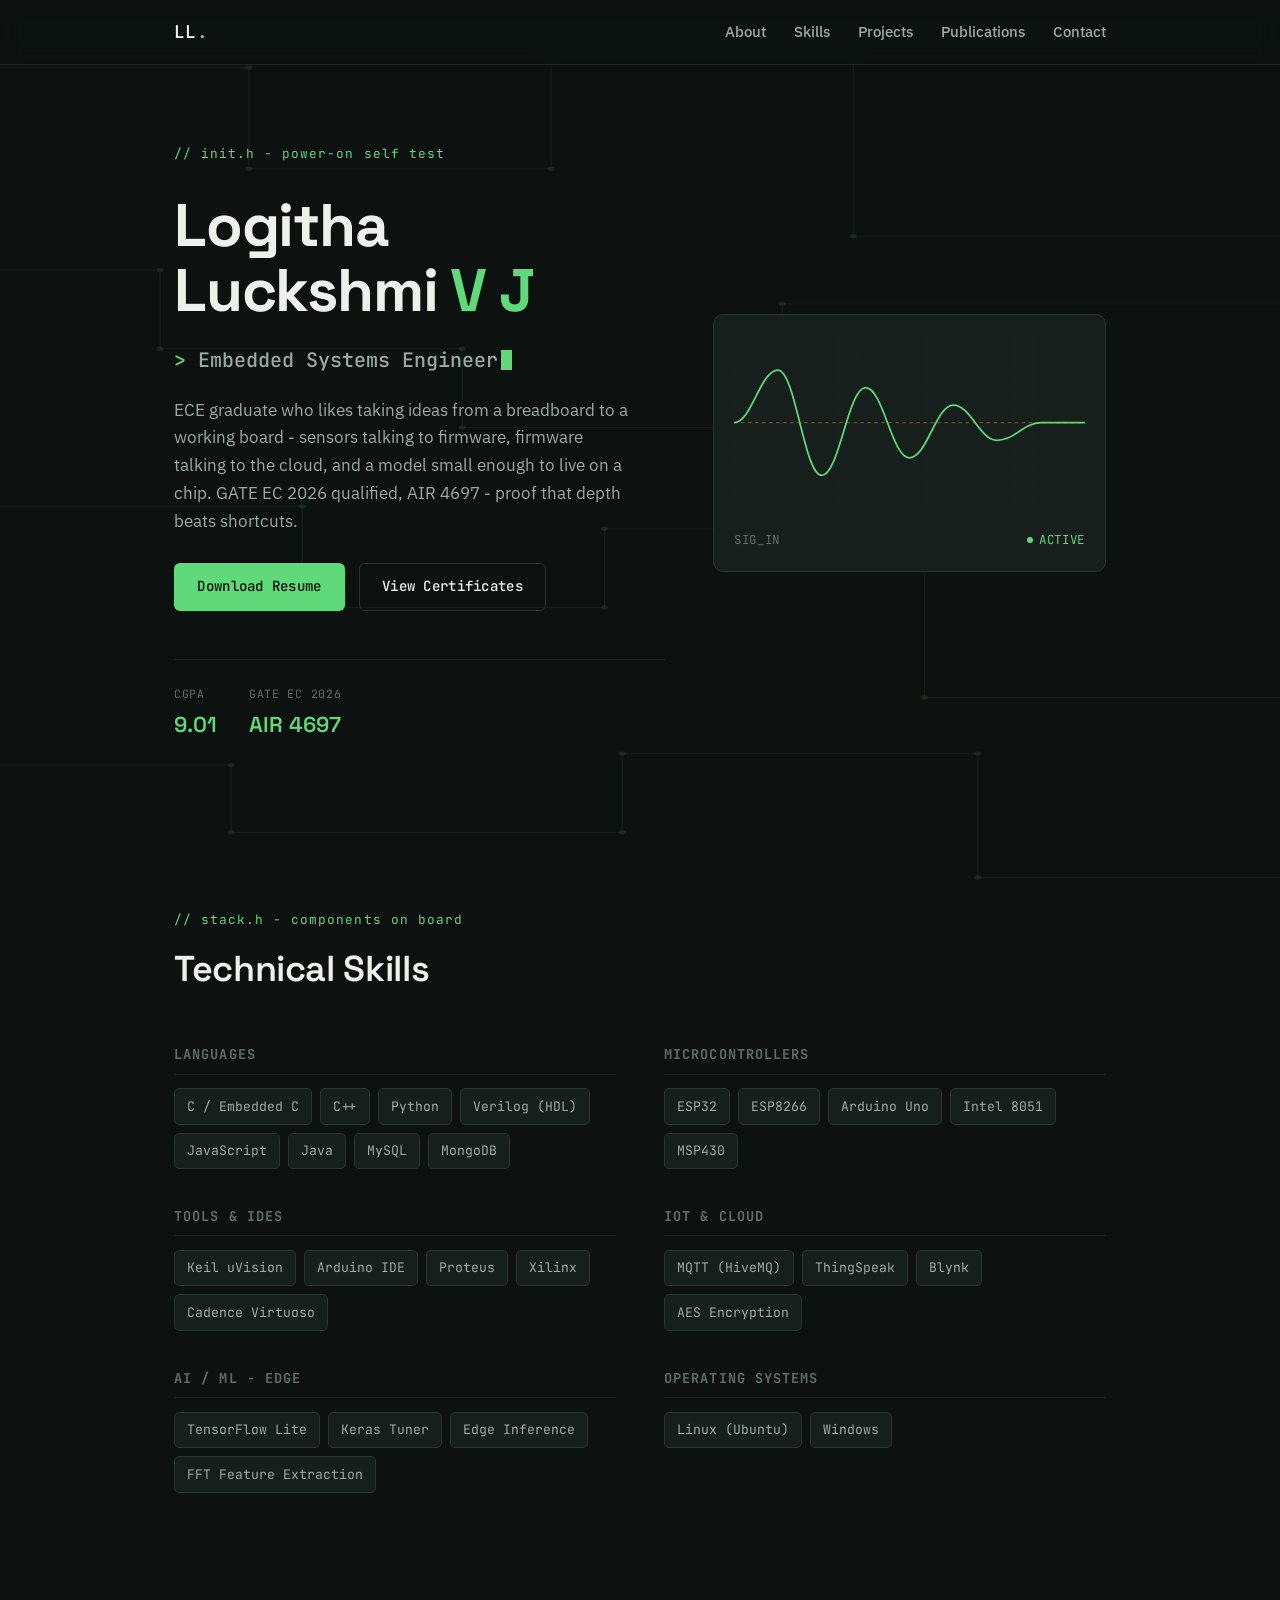
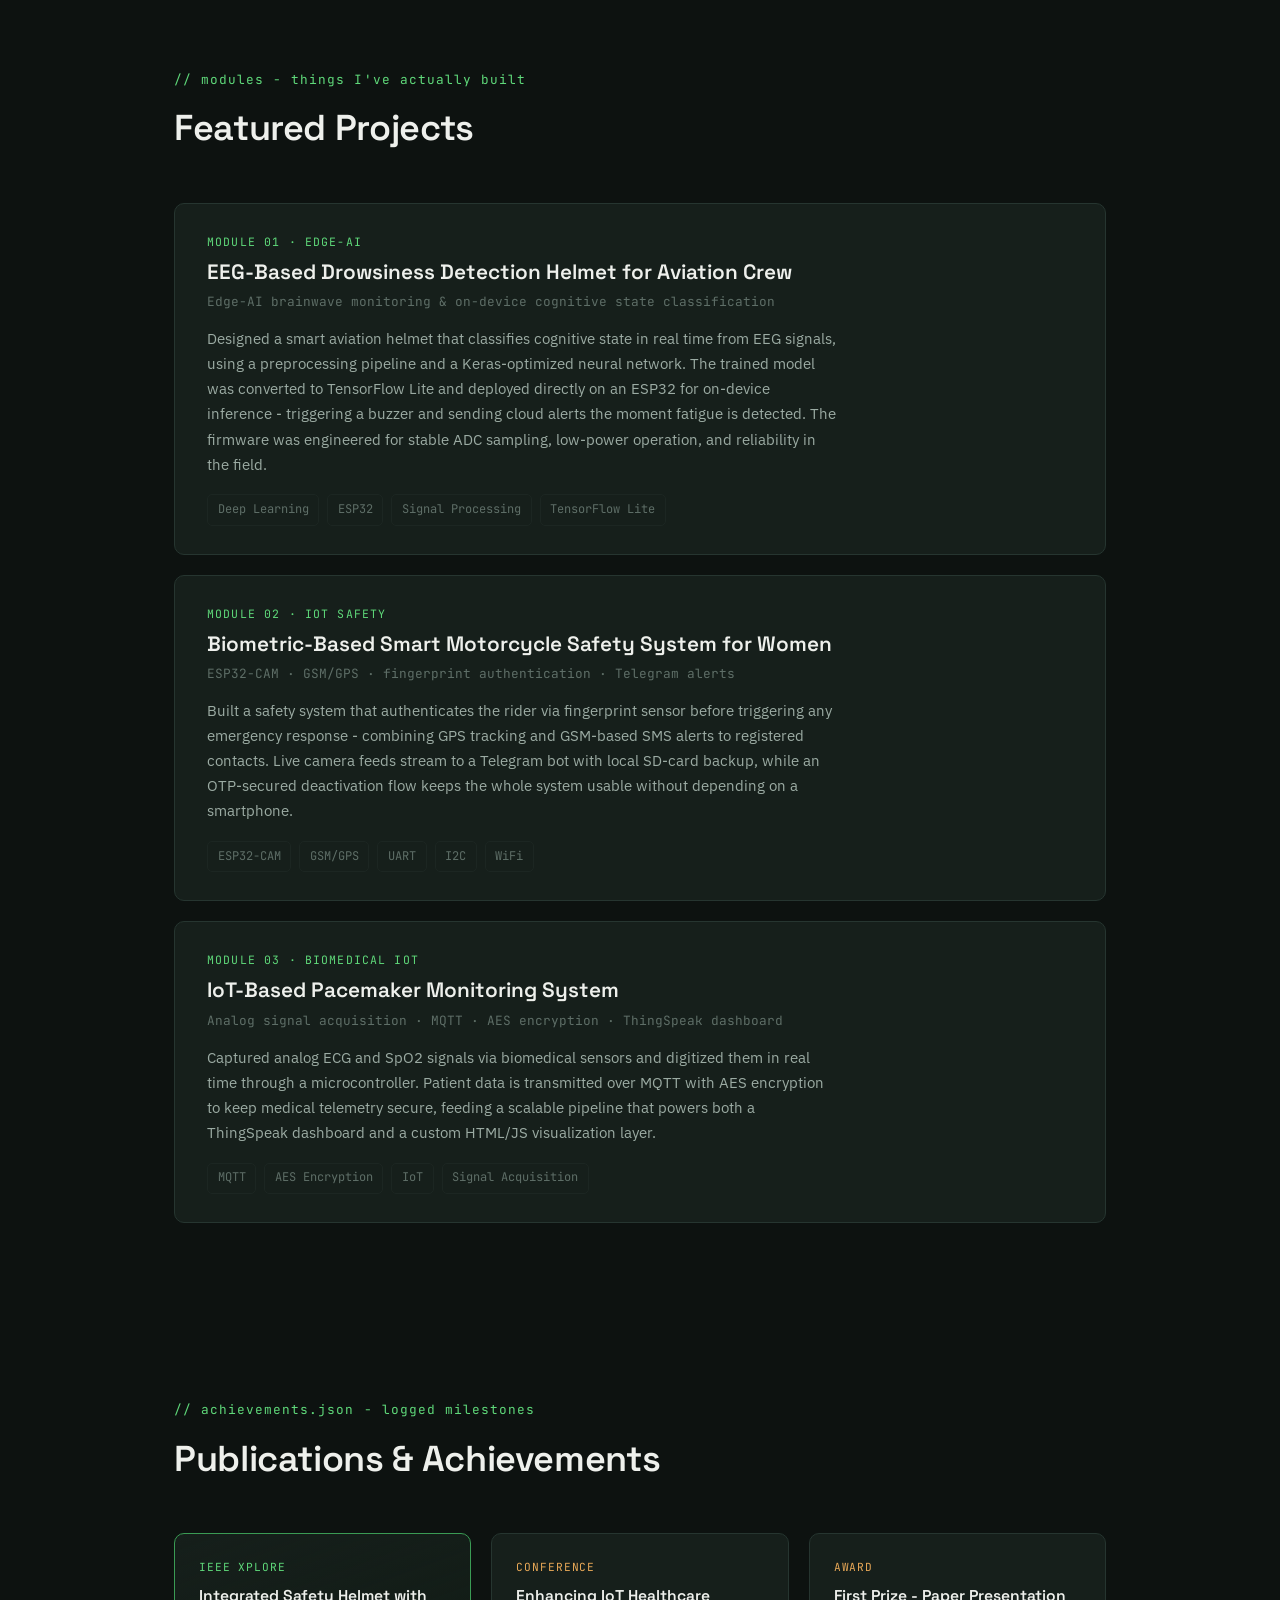
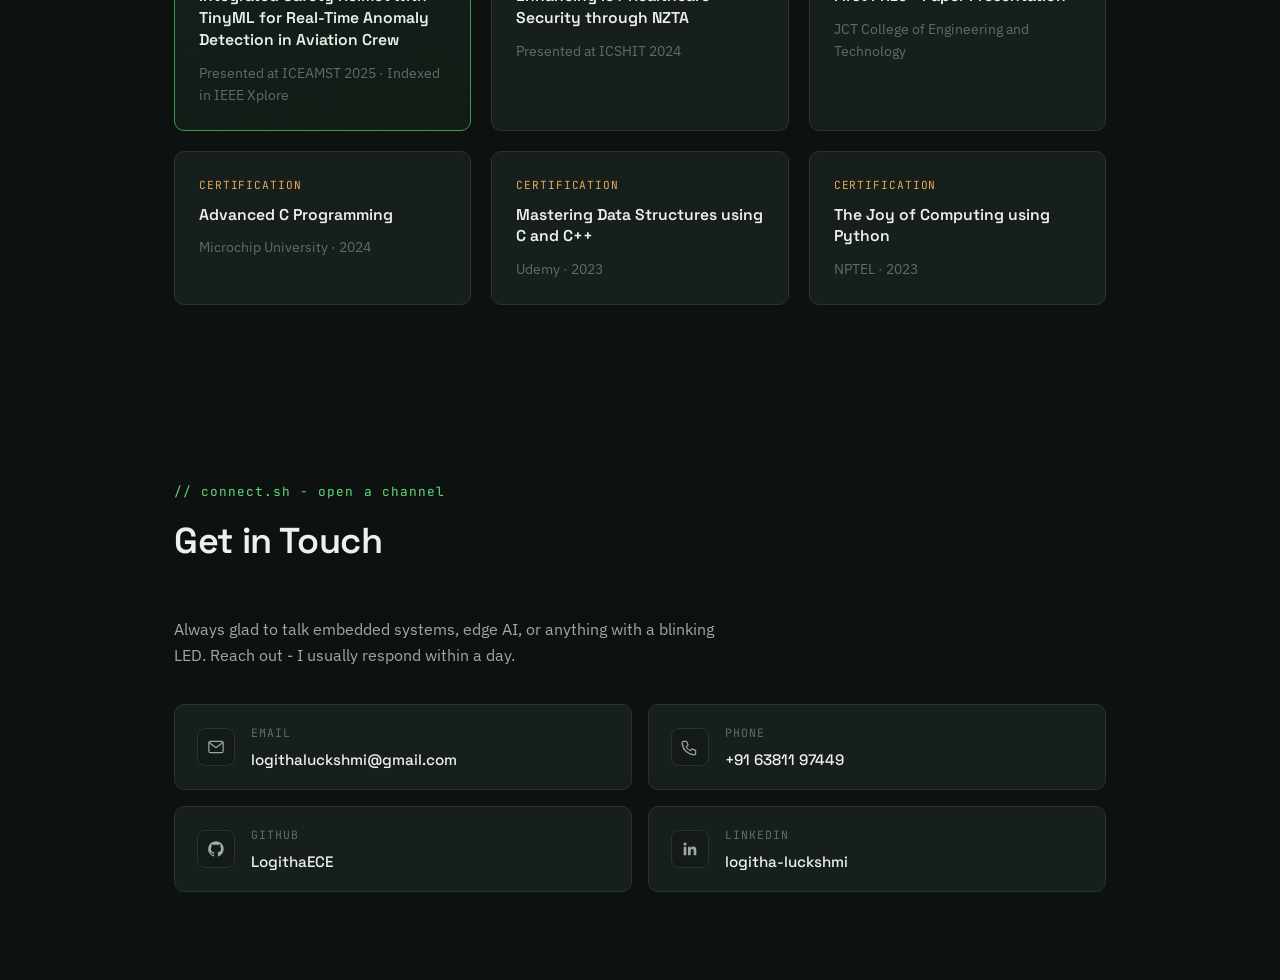
<file: index.html>
<!DOCTYPE html>
<html lang="en">
<head>
  <meta charset="UTF-8">
  <title>Logitha Luckshmi V J - Embedded Systems Engineer</title>
  <meta name="viewport" content="width=device-width, initial-scale=1.0">
  <meta name="description" content="Portfolio of Logitha Luckshmi V J - Embedded Systems Engineer specializing in Edge-AI, IoT, and real-time hardware-software systems.">
  <link rel="preconnect" href="https://fonts.googleapis.com">
  <link rel="preconnect" href="https://fonts.gstatic.com" crossorigin>
  <link href="https://fonts.googleapis.com/css2?family=Space+Grotesk:wght@400;500;600;700&family=IBM+Plex+Sans:wght@300;400;500;600&family=JetBrains+Mono:wght@400;500;600&display=swap" rel="stylesheet">
  <link rel="stylesheet" href="portfolio.css">
</head>
<body>

  <!-- Background trace layer -->
  <div class="board-bg" aria-hidden="true">
    <svg class="trace-svg" viewBox="0 0 1440 1600" preserveAspectRatio="none">
      <g class="traces">
        <path d="M0,120 H280 V300 H620 V80 H960 V420 H1440" />
        <path d="M0,480 H180 V620 H520 V760 H880 V540 H1440" />
        <path d="M0,900 H340 V1080 H680 V940 H1040 V1240 H1440" />
        <path d="M0,1360 H260 V1480 H700 V1340 H1100 V1560 H1440" />
      </g>
      <g class="nodes">
        <circle cx="280" cy="120" r="4"/><circle cx="280" cy="300" r="4"/><circle cx="620" cy="300" r="4"/>
        <circle cx="620" cy="80" r="4"/><circle cx="960" cy="80" r="4"/><circle cx="960" cy="420" r="4"/>
        <circle cx="180" cy="480" r="4"/><circle cx="180" cy="620" r="4"/><circle cx="520" cy="620" r="4"/>
        <circle cx="520" cy="760" r="4"/><circle cx="880" cy="760" r="4"/><circle cx="880" cy="540" r="4"/>
        <circle cx="340" cy="900" r="4"/><circle cx="340" cy="1080" r="4"/><circle cx="680" cy="1080" r="4"/>
        <circle cx="680" cy="940" r="4"/><circle cx="1040" cy="940" r="4"/><circle cx="1040" cy="1240" r="4"/>
        <circle cx="260" cy="1360" r="4"/><circle cx="260" cy="1480" r="4"/><circle cx="700" cy="1480" r="4"/>
        <circle cx="700" cy="1340" r="4"/><circle cx="1100" cy="1340" r="4"/><circle cx="1100" cy="1560" r="4"/>
      </g>
    </svg>
  </div>

  <!-- Nav -->
  <header id="header">
    <div class="nav-wrap">
      <a href="#about" class="logo">LL<span class="dot">.</span></a>
      <button class="nav-toggle" id="navToggle" aria-label="Toggle navigation" aria-expanded="false">
        <span></span><span></span><span></span>
      </button>
      <nav id="primaryNav">
        <a href="#about">About</a>
        <a href="#skills">Skills</a>
        <a href="#projects">Projects</a>
        <a href="#publications">Publications</a>
        <a href="#contact">Contact</a>
      </nav>
    </div>
  </header>

  <main>

    <!-- HERO -->
    <section id="about" class="hero">
      <div class="hero-inner">
        <p class="eyebrow"><span class="reg-bit">// init.h - power-on self test</span></p>
        <h1>Logitha Luckshmi <span class="vj">V J</span></h1>
        <h2 class="role-line">
          <span class="role-word" id="roleWord">Embedded Systems Engineer</span>
        </h2>
        <p class="lede">
          ECE graduate who likes taking
          ideas from a breadboard to a working board - sensors talking to firmware,
          firmware talking to the cloud, and a model small enough to live on a chip.
          GATE EC 2026 qualified, AIR 4697 - proof that depth beats shortcuts.
        </p>
        <div class="hero-actions">
          <a class="btn-primary" href="https://drive.google.com/file/d/1WEN4raHlyAhDotq5Y-H3Ekpriixp1G5A/view?usp=sharing" target="_blank" rel="noopener">Download Resume</a>
          <a class="btn-secondary" href="https://drive.google.com/drive/folders/1hhcQPAHMZevXrsy7ZjR6Ka00tFqqPFLP" target="_blank" rel="noopener">View Certificates</a>
        </div>
        <div class="hero-meter">
          <div class="meter-item">
            <span class="meter-label">CGPA</span>
            <span class="meter-value">9.01</span>
          </div>
          <div class="meter-item">
            <span class="meter-label">GATE EC 2026</span>
            <span class="meter-value">AIR 4697</span>
          </div>
          
        </div>
      </div>
      <div class="hero-scope" aria-hidden="true">
        <svg viewBox="0 0 400 200" class="scope-svg">
          <defs>
            <pattern id="grid" width="20" height="20" patternUnits="userSpaceOnUse">
              <path d="M 20 0 L 0 0 0 20" fill="none" stroke="currentColor" stroke-width="0.5" opacity="0.15"/>
            </pattern>
          </defs>
          <rect width="400" height="200" fill="url(#grid)" />
          <path class="scope-wave" d="M0,100 C20,100 30,40 50,40 C70,40 80,160 100,160 C120,160 130,60 150,60 C170,60 180,140 200,140 C220,140 230,80 250,80 C270,80 280,120 300,120 C320,120 330,100 350,100 C365,100 375,100 400,100" />
          <line class="scope-cursor" x1="0" y1="100" x2="400" y2="100" />
        </svg>
        <div class="scope-readout">
          <span>SIG_IN</span>
          <span class="readout-value">ACTIVE</span>
        </div>
      </div>
    </section>

    <!-- SKILLS -->
    <section id="skills" class="skills">
      <div class="section-head">
        <p class="eyebrow">// stack.h - components on board</p>
        <h2>Technical Skills</h2>
      </div>

      <div class="skills-grid">
        <div class="skill-block">
          <h3>Languages</h3>
          <div class="pin-row">
            <span class="pin">C / Embedded C</span>
            <span class="pin">C++</span>
            <span class="pin">Python</span>
            <span class="pin">Verilog (HDL)</span>
            <span class="pin">JavaScript</span>
            <span class="pin">Java</span>
            <span class="pin">MySQL</span>
            <span class="pin">MongoDB</span>
          </div>
        </div>

        <div class="skill-block">
          <h3>Microcontrollers</h3>
          <div class="pin-row">
            <span class="pin">ESP32</span>
            <span class="pin">ESP8266</span>
            <span class="pin">Arduino Uno</span>
            <span class="pin">Intel 8051</span>
            <span class="pin">MSP430</span>
          </div>
        </div>

        <div class="skill-block">
          <h3>Tools &amp; IDEs</h3>
          <div class="pin-row">
            <span class="pin">Keil uVision</span>
            <span class="pin">Arduino IDE</span>
            <span class="pin">Proteus</span>
            <span class="pin">Xilinx</span>
            <span class="pin">Cadence Virtuoso</span>
          </div>
        </div>

        <div class="skill-block">
          <h3>IoT &amp; Cloud</h3>
          <div class="pin-row">
            <span class="pin">MQTT (HiveMQ)</span>
            <span class="pin">ThingSpeak</span>
            <span class="pin">Blynk</span>
            <span class="pin">AES Encryption</span>
          </div>
        </div>

        <div class="skill-block">
          <h3>AI / ML - Edge</h3>
          <div class="pin-row">
            <span class="pin">TensorFlow Lite</span>
            <span class="pin">Keras Tuner</span>
            <span class="pin">Edge Inference</span>
            <span class="pin">FFT Feature Extraction</span>
          </div>
        </div>

        <div class="skill-block">
          <h3>Operating Systems</h3>
          <div class="pin-row">
            <span class="pin">Linux (Ubuntu)</span>
            <span class="pin">Windows</span>
          </div>
        </div>
      </div>
    </section>

    <!-- PROJECTS -->
    <section id="projects" class="projects">
      <div class="section-head">
        <p class="eyebrow">// modules - things I've actually built</p>
        <h2>Featured Projects</h2>
      </div>

      <div class="project-list">

        <article class="project-card">
          <div class="project-card-head">
            <span class="module-tag">MODULE 01 · EDGE-AI</span>
            <h3>EEG-Based Drowsiness Detection Helmet for Aviation Crew</h3>
            <p class="project-sub">Edge-AI brainwave monitoring &amp; on-device cognitive state classification</p>
          </div>
          <p class="project-desc">
            Designed a smart aviation helmet that classifies cognitive state in real time from EEG signals,
            using a preprocessing pipeline and a Keras-optimized neural network. The trained model was
            converted to TensorFlow Lite and deployed directly on an ESP32 for on-device inference -
            triggering a buzzer and sending cloud alerts the moment fatigue is detected. The firmware was
            engineered for stable ADC sampling, low-power operation, and reliability in the field.
          </p>
          <div class="pin-row tech-row">
            <span class="pin pin-data">Deep Learning</span>
            <span class="pin pin-data">ESP32</span>
            <span class="pin pin-data">Signal Processing</span>
            <span class="pin pin-data">TensorFlow Lite</span>
          </div>
        </article>

        <article class="project-card">
          <div class="project-card-head">
            <span class="module-tag">MODULE 02 · IOT SAFETY</span>
            <h3>Biometric-Based Smart Motorcycle Safety System for Women</h3>
            <p class="project-sub">ESP32-CAM · GSM/GPS · fingerprint authentication · Telegram alerts</p>
          </div>
          <p class="project-desc">
            Built a safety system that authenticates the rider via fingerprint sensor before triggering any
            emergency response - combining GPS tracking and GSM-based SMS alerts to registered contacts.
            Live camera feeds stream to a Telegram bot with local SD-card backup, while an OTP-secured
            deactivation flow keeps the whole system usable without depending on a smartphone.
          </p>
          <div class="pin-row tech-row">
            <span class="pin pin-data">ESP32-CAM</span>
            <span class="pin pin-data">GSM/GPS</span>
            <span class="pin pin-data">UART</span>
            <span class="pin pin-data">I2C</span>
            <span class="pin pin-data">WiFi</span>
          </div>
        </article>

        <article class="project-card">
          <div class="project-card-head">
            <span class="module-tag">MODULE 03 · BIOMEDICAL IOT</span>
            <h3>IoT-Based Pacemaker Monitoring System</h3>
            <p class="project-sub">Analog signal acquisition · MQTT · AES encryption · ThingSpeak dashboard</p>
          </div>
          <p class="project-desc">
            Captured analog ECG and SpO2 signals via biomedical sensors and digitized them in real time
            through a microcontroller. Patient data is transmitted over MQTT with AES encryption to keep
            medical telemetry secure, feeding a scalable pipeline that powers both a ThingSpeak dashboard
            and a custom HTML/JS visualization layer.
          </p>
          <div class="pin-row tech-row">
            <span class="pin pin-data">MQTT</span>
            <span class="pin pin-data">AES Encryption</span>
            <span class="pin pin-data">IoT</span>
            <span class="pin pin-data">Signal Acquisition</span>
          </div>
        </article>

      </div>
    </section>

    <!-- PUBLICATIONS / ACHIEVEMENTS -->
    <section id="publications" class="publications">
      <div class="section-head">
        <p class="eyebrow">// achievements.json - logged milestones</p>
        <h2>Publications &amp; Achievements</h2>
      </div>

      <div class="pub-grid">
        <div class="pub-card pub-card-featured">
          <span class="pub-tag">IEEE Xplore</span>
          <h3>Integrated Safety Helmet with TinyML for Real-Time Anomaly Detection in Aviation Crew</h3>
          <p>Presented at ICEAMST 2025 · Indexed in IEEE Xplore</p>
        </div>
        <div class="pub-card">
          <span class="pub-tag">Conference</span>
          <h3>Enhancing IoT Healthcare Security through NZTA</h3>
          <p>Presented at ICSHIT 2024</p>
        </div>
        <div class="pub-card">
          <span class="pub-tag">Award</span>
          <h3>First Prize - Paper Presentation</h3>
          <p>JCT College of Engineering and Technology</p>
        </div>
        <div class="pub-card">
          <span class="pub-tag">Certification</span>
          <h3>Advanced C Programming</h3>
          <p>Microchip University · 2024</p>
        </div>
        <div class="pub-card">
          <span class="pub-tag">Certification</span>
          <h3>Mastering Data Structures using C and C++</h3>
          <p>Udemy · 2023</p>
        </div>
        <div class="pub-card">
          <span class="pub-tag">Certification</span>
          <h3>The Joy of Computing using Python</h3>
          <p>NPTEL · 2023</p>
        </div>
      </div>
    </section>

    <!-- CONTACT -->
    <section id="contact" class="contact">
      <div class="section-head">
        <p class="eyebrow">// connect.sh - open a channel</p>
        <h2>Get in Touch</h2>
      </div>
      <p class="contact-lede">
        Always glad to talk embedded systems, edge AI, or anything with a blinking LED.
        Reach out - I usually respond within a day.
      </p>
      <div class="contact-grid">
        <a class="contact-link" href="mailto:logithaluckshmi@gmail.com">
          <span class="contact-icon" aria-hidden="true">
            <svg viewBox="0 0 24 24" fill="none" stroke="currentColor" stroke-width="1.6" stroke-linecap="round" stroke-linejoin="round"><rect x="2.5" y="4.5" width="19" height="15" rx="2"/><path d="M3 6l9 7 9-7"/></svg>
          </span>
          <span class="contact-text">
            <span class="contact-label">Email</span>
            <span class="contact-value">logithaluckshmi@gmail.com</span>
          </span>
        </a>
        <a class="contact-link" href="tel:+916381197449">
          <span class="contact-icon" aria-hidden="true">
            <svg viewBox="0 0 24 24" fill="none" stroke="currentColor" stroke-width="1.6" stroke-linecap="round" stroke-linejoin="round"><path d="M3.5 4.5h4l2 5-2.5 2a11 11 0 0 0 5.5 5.5l2-2.5 5 2v4a2 2 0 0 1-2 2A17 17 0 0 1 1.5 6.5a2 2 0 0 1 2-2z"/></svg>
          </span>
          <span class="contact-text">
            <span class="contact-label">Phone</span>
            <span class="contact-value">+91 63811 97449</span>
          </span>
        </a>
        <a class="contact-link" href="https://github.com/LogithaECE" target="_blank" rel="noopener">
          <span class="contact-icon" aria-hidden="true">
            <svg viewBox="0 0 24 24" fill="currentColor"><path d="M12 1.5a10.5 10.5 0 0 0-3.32 20.46c.53.1.72-.23.72-.51v-1.98c-2.93.64-3.55-1.25-3.55-1.25-.48-1.22-1.17-1.55-1.17-1.55-.96-.65.07-.64.07-.64 1.06.07 1.62 1.09 1.62 1.09.94 1.61 2.47 1.15 3.07.87.1-.68.36-1.15.66-1.41-2.34-.27-4.8-1.17-4.8-5.2 0-1.15.41-2.09 1.08-2.82-.11-.27-.47-1.34.1-2.8 0 0 .88-.28 2.88 1.07a10 10 0 0 1 5.24 0c2-1.35 2.88-1.07 2.88-1.07.57 1.46.21 2.53.1 2.8.67.73 1.08 1.67 1.08 2.82 0 4.04-2.47 4.92-4.82 5.18.38.33.71.97.71 1.96v2.9c0 .28.19.62.73.51A10.5 10.5 0 0 0 12 1.5z"/></svg>
          </span>
          <span class="contact-text">
            <span class="contact-label">GitHub</span>
            <span class="contact-value">LogithaECE</span>
          </span>
        </a>
        <a class="contact-link" href="https://www.linkedin.com/in/logitha-luckshmi-5a387b257/" target="_blank" rel="noopener">
          <span class="contact-icon" aria-hidden="true">
            <svg viewBox="0 0 24 24" fill="currentColor"><path d="M20.45 20.45h-3.56v-5.57c0-1.33-.02-3.04-1.85-3.04-1.85 0-2.13 1.45-2.13 2.94v5.67H9.35V9h3.41v1.56h.05c.48-.9 1.64-1.85 3.38-1.85 3.6 0 4.27 2.37 4.27 5.45v6.29zM5.34 7.43a2.06 2.06 0 1 1 0-4.12 2.06 2.06 0 0 1 0 4.12zM7.12 20.45H3.56V9h3.56v11.45z"/></svg>
          </span>
          <span class="contact-text">
            <span class="contact-label">LinkedIn</span>
            <span class="contact-value">logitha-luckshmi</span>
          </span>
        </a>
      </div>
    </section>

  </main>

 
  <script src="portfolio.js"></script>
</body>
</html>
</file>
<file: portfolio.css>
/* ============================================
   Tokens
   ============================================ */
:root {
  --bg: #0d1210;
  --bg-raised: #131a17;
  --bg-card: #161f1b;
  --border: #263530;
  --border-soft: #1c2622;
  --text: #eef0ec;
  --text-dim: #9babA3;
  --text-faint: #5e6e67;
  --accent: #5fd97a;
  --accent-dim: #3a9b54;
  --amber: #e8a857;

  --font-display: "Space Grotesk", "IBM Plex Sans", sans-serif;
  --font-body: "IBM Plex Sans", sans-serif;
  --font-mono: "JetBrains Mono", monospace;

  --container: 980px;
  --radius: 10px;
}

* {
  box-sizing: border-box;
  margin: 0;
  padding: 0;
}

html {
  scroll-behavior: smooth;
}

body {
  background: var(--bg);
  color: var(--text);
  font-family: var(--font-body);
  line-height: 1.65;
  -webkit-font-smoothing: antialiased;
  overflow-x: hidden;
}

::selection {
  background: var(--accent);
  color: #06120a;
}

a {
  color: inherit;
}

img {
  max-width: 100%;
}

/* ============================================
   Background trace layer
   ============================================ */
.board-bg {
  position: fixed;
  top: 0;
  left: 0;
  width: 100%;
  height: 100%;
  z-index: 0;
  pointer-events: none;
  opacity: 0.35;
}

.trace-svg {
  width: 100%;
  height: 100%;
}

.traces path {
  fill: none;
  stroke: var(--border);
  stroke-width: 1.5;
}

.nodes circle {
  fill: var(--accent-dim);
  opacity: 0.5;
}

/* ============================================
   Layout helpers
   ============================================ */
main {
  position: relative;
  z-index: 1;
}

section {
  max-width: var(--container);
  margin: 0 auto;
  padding: 5.5rem 1.5rem;
}

.section-head {
  margin-bottom: 2.75rem;
}

.eyebrow {
  font-family: var(--font-mono);
  font-size: 0.8rem;
  color: var(--accent);
  letter-spacing: 0.08em;
  margin-bottom: 0.6rem;
}

.section-head h2 {
  font-family: var(--font-display);
  font-size: clamp(1.6rem, 4vw, 2.25rem);
  font-weight: 600;
  letter-spacing: -0.01em;
}

/* ============================================
   Header / Nav
   ============================================ */
#header {
  position: sticky;
  top: 0;
  z-index: 50;
  background: rgba(13, 18, 16, 0.78);
  backdrop-filter: blur(10px);
  border-bottom: 1px solid var(--border-soft);
}

.nav-wrap {
  max-width: var(--container);
  margin: 0 auto;
  padding: 0 1.5rem;
  display: flex;
  align-items: center;
  justify-content: space-between;
  height: 64px;
  position: relative;
}

.logo {
  font-family: var(--font-mono);
  font-weight: 600;
  font-size: 1.1rem;
  text-decoration: none;
  color: var(--text);
  letter-spacing: 0.02em;
  z-index: 2;
}

.logo .dot {
  color: var(--accent);
}

nav {
  display: flex;
  gap: 1.75rem;
}

nav a {
  text-decoration: none;
  color: var(--text-dim);
  font-size: 0.92rem;
  font-weight: 500;
  transition: color 0.2s ease;
  position: relative;
}

nav a:hover,
nav a:focus-visible {
  color: var(--accent);
}

nav a:focus-visible {
  outline: 1px solid var(--accent);
  outline-offset: 4px;
  border-radius: 2px;
}

/* Mobile nav toggle */
.nav-toggle {
  display: none;
  flex-direction: column;
  justify-content: center;
  gap: 5px;
  width: 32px;
  height: 32px;
  background: transparent;
  border: 1px solid var(--border);
  border-radius: 6px;
  cursor: pointer;
  z-index: 2;
  padding: 0;
}

.nav-toggle span {
  display: block;
  width: 16px;
  height: 2px;
  background: var(--text-dim);
  margin: 0 auto;
  transition: all 0.25s ease;
}

.nav-toggle[aria-expanded="true"] span:nth-child(1) {
  transform: translateY(7px) rotate(45deg);
}

.nav-toggle[aria-expanded="true"] span:nth-child(2) {
  opacity: 0;
}

.nav-toggle[aria-expanded="true"] span:nth-child(3) {
  transform: translateY(-7px) rotate(-45deg);
}

/* ============================================
   Hero
   ============================================ */
.hero {
  display: grid;
  grid-template-columns: 1.25fr 1fr;
  gap: 3rem;
  align-items: center;
  padding-top: 4.5rem;
  padding-bottom: 4.5rem;
  min-height: 84vh;
}

.hero-inner {
  display: flex;
  flex-direction: column;
  gap: 1.25rem;
}

.reg-bit {
  font-family: var(--font-mono);
  font-size: 0.8rem;
  color: var(--accent);
  letter-spacing: 0.08em;
}

.hero h1 {
  font-family: var(--font-display);
  font-size: clamp(2.2rem, 6vw, 3.75rem);
  font-weight: 700;
  line-height: 1.08;
  letter-spacing: -0.02em;
}

.hero h1 .vj {
  color: var(--accent);
}

.role-line {
  font-family: var(--font-mono);
  font-size: clamp(0.95rem, 2.4vw, 1.25rem);
  font-weight: 500;
  color: var(--text-dim);
  display: flex;
  align-items: center;
  gap: 0.6rem;
}

.role-word::before {
  content: "> ";
  color: var(--accent);
}

.role-word::after {
  content: "";
  display: inline-block;
  width: 0.55em;
  height: 1em;
  margin-left: 0.15em;
  background: var(--accent);
  vertical-align: -0.15em;
  animation: cursor-blink 1s steps(1) infinite;
}

@keyframes cursor-blink {
  0%, 49% { opacity: 1; }
  50%, 100% { opacity: 0; }
}

.lede {
  font-size: clamp(0.95rem, 1.6vw, 1.05rem);
  color: var(--text-dim);
  max-width: 46ch;
}

.hero-actions {
  display: flex;
  gap: 0.85rem;
  margin-top: 0.5rem;
  flex-wrap: wrap;
}

.btn-primary,
.btn-secondary {
  font-family: var(--font-mono);
  font-size: 0.88rem;
  font-weight: 500;
  padding: 0.7rem 1.4rem;
  border-radius: 6px;
  text-decoration: none;
  transition: all 0.2s ease;
  letter-spacing: 0.02em;
  border: 1px solid transparent;
}

.btn-primary {
  background: var(--accent);
  color: #06120a;
}

.btn-primary:hover {
  background: #79e692;
  transform: translateY(-1px);
}

.btn-secondary {
  background: transparent;
  color: var(--text);
  border-color: var(--border);
}

.btn-secondary:hover {
  border-color: var(--accent);
  color: var(--accent);
}

.hero-meter {
  display: flex;
  gap: 2rem;
  margin-top: 1.75rem;
  padding-top: 1.5rem;
  border-top: 1px solid var(--border-soft);
  flex-wrap: wrap;
}

.meter-item {
  display: flex;
  flex-direction: column;
  gap: 0.25rem;
}

.meter-label {
  font-family: var(--font-mono);
  font-size: 0.72rem;
  color: var(--text-faint);
  letter-spacing: 0.06em;
  text-transform: uppercase;
}

.meter-value {
  font-family: var(--font-display);
  font-size: 1.35rem;
  font-weight: 600;
  color: var(--accent);
}

/* Hero scope / oscilloscope panel */
.hero-scope {
  background: var(--bg-card);
  border: 1px solid var(--border);
  border-radius: var(--radius);
  padding: 1.25rem;
  position: relative;
  overflow: hidden;
}

.scope-svg {
  width: 100%;
  height: auto;
  color: var(--border);
}

.scope-wave {
  fill: none;
  stroke: var(--accent);
  stroke-width: 2;
  stroke-linecap: round;
  stroke-dasharray: 1000;
  stroke-dashoffset: 1000;
  animation: draw-wave 2.5s ease-out forwards, pulse-wave 4s ease-in-out 2.5s infinite;
}

.scope-cursor {
  stroke: var(--amber);
  stroke-width: 1;
  stroke-dasharray: 4 4;
  opacity: 0.5;
  animation: sweep-cursor 4s linear infinite;
  transform-origin: 0 0;
}

@keyframes sweep-cursor {
  0% { transform: translateX(0); opacity: 0; }
  5% { opacity: 0.5; }
  95% { opacity: 0.5; }
  100% { transform: translateX(400px); opacity: 0; }
}

@keyframes draw-wave {
  to { stroke-dashoffset: 0; }
}

@keyframes pulse-wave {
  0%, 100% { opacity: 1; }
  50% { opacity: 0.65; }
}

.scope-readout {
  display: flex;
  justify-content: space-between;
  margin-top: 0.75rem;
  font-family: var(--font-mono);
  font-size: 0.78rem;
  color: var(--text-faint);
  letter-spacing: 0.05em;
}

.readout-value {
  color: var(--accent);
  display: flex;
  align-items: center;
  gap: 0.4rem;
}

.readout-value::before {
  content: "";
  width: 6px;
  height: 6px;
  border-radius: 50%;
  background: var(--accent);
  animation: blink 1.6s ease-in-out infinite;
}

@keyframes blink {
  0%, 100% { opacity: 1; }
  50% { opacity: 0.25; }
}

/* ============================================
   Skills
   ============================================ */
.skills-grid {
  display: grid;
  grid-template-columns: repeat(2, 1fr);
  gap: 2.25rem 3rem;
}

.skill-block h3 {
  font-family: var(--font-mono);
  font-size: 0.85rem;
  color: var(--text-faint);
  letter-spacing: 0.08em;
  text-transform: uppercase;
  margin-bottom: 0.85rem;
  padding-bottom: 0.5rem;
  border-bottom: 1px solid var(--border-soft);
}

.pin-row {
  display: flex;
  flex-wrap: wrap;
  gap: 0.5rem;
}

.pin {
  font-family: var(--font-mono);
  font-size: 0.82rem;
  padding: 0.4rem 0.75rem;
  background: var(--bg-card);
  border: 1px solid var(--border);
  border-radius: 5px;
  color: var(--text-dim);
  transition: all 0.2s ease;
}

.pin:hover {
  border-color: var(--accent);
  color: var(--accent);
  background: rgba(95, 217, 122, 0.06);
  transform: translateY(-2px);
}

/* ============================================
   Projects
   ============================================ */
.project-list {
  display: flex;
  flex-direction: column;
  gap: 1.25rem;
}

.project-card {
  background: var(--bg-card);
  border: 1px solid var(--border);
  border-radius: var(--radius);
  padding: 1.75rem 2rem;
  position: relative;
  opacity: 0;
  transform: translateY(16px);
  transition: opacity 0.6s ease, transform 0.6s ease, border-color 0.3s ease, box-shadow 0.3s ease;
}

.project-card.is-visible {
  opacity: 1;
  transform: translateY(0);
}

.project-card:hover {
  border-color: var(--accent-dim);
  box-shadow: 0 0 0 1px rgba(95, 217, 122, 0.12), 0 12px 32px -16px rgba(95, 217, 122, 0.25);
}

.project-card-head {
  margin-bottom: 0.85rem;
}

.module-tag {
  font-family: var(--font-mono);
  font-size: 0.72rem;
  color: var(--accent);
  letter-spacing: 0.1em;
  display: block;
  margin-bottom: 0.5rem;
}

.project-card h3 {
  font-family: var(--font-display);
  font-size: clamp(1.05rem, 2.4vw, 1.3rem);
  font-weight: 600;
  margin-bottom: 0.35rem;
  line-height: 1.3;
}

.project-sub {
  font-family: var(--font-mono);
  font-size: 0.8rem;
  color: var(--text-faint);
}

.project-desc {
  color: var(--text-dim);
  font-size: 0.95rem;
  max-width: 70ch;
  margin-bottom: 1.1rem;
}

.tech-row .pin-data {
  font-size: 0.75rem;
  padding: 0.3rem 0.6rem;
  color: var(--text-faint);
  border-color: var(--border-soft);
}

/* ============================================
   Publications
   ============================================ */
.pub-grid {
  display: grid;
  grid-template-columns: repeat(3, 1fr);
  gap: 1.25rem;
}

.pub-card {
  background: var(--bg-card);
  border: 1px solid var(--border);
  border-radius: var(--radius);
  padding: 1.5rem;
  display: flex;
  flex-direction: column;
  gap: 0.6rem;
  transition: border-color 0.25s ease, transform 0.25s ease;
}

.pub-card:hover {
  border-color: var(--accent-dim);
  transform: translateY(-2px);
}

.pub-card-featured {
  border-color: var(--accent-dim);
  background: linear-gradient(160deg, var(--bg-card) 0%, rgba(95, 217, 122, 0.05) 100%);
}

.pub-tag {
  font-family: var(--font-mono);
  font-size: 0.7rem;
  color: var(--amber);
  letter-spacing: 0.08em;
  text-transform: uppercase;
}

.pub-card-featured .pub-tag {
  color: var(--accent);
}

.pub-card h3 {
  font-family: var(--font-display);
  font-size: 0.98rem;
  font-weight: 600;
  line-height: 1.4;
}

.pub-card p {
  font-size: 0.85rem;
  color: var(--text-faint);
}

/* ============================================
   Contact
   ============================================ */
.contact-lede {
  color: var(--text-dim);
  max-width: 55ch;
  margin-bottom: 2.25rem;
}

.contact-grid {
  display: grid;
  grid-template-columns: repeat(2, 1fr);
  gap: 1rem;
}

.contact-link {
  background: var(--bg-card);
  border: 1px solid var(--border);
  border-radius: var(--radius);
  padding: 1.1rem 1.4rem;
  text-decoration: none;
  display: flex;
  align-items: center;
  gap: 1rem;
  transition: all 0.2s ease;
}

.contact-link:hover {
  border-color: var(--accent);
  transform: translateY(-2px);
}

.contact-icon {
  flex-shrink: 0;
  width: 38px;
  height: 38px;
  border-radius: 8px;
  background: var(--bg-raised);
  border: 1px solid var(--border);
  display: flex;
  align-items: center;
  justify-content: center;
  color: var(--text-dim);
  transition: all 0.2s ease;
}

.contact-icon svg {
  width: 18px;
  height: 18px;
}

.contact-link:hover .contact-icon {
  border-color: var(--accent);
  color: var(--accent);
}

.contact-text {
  display: flex;
  flex-direction: column;
  gap: 0.3rem;
  min-width: 0;
}

.contact-label {
  font-family: var(--font-mono);
  font-size: 0.72rem;
  color: var(--text-faint);
  letter-spacing: 0.08em;
  text-transform: uppercase;
}

.contact-value {
  font-family: var(--font-display);
  font-weight: 500;
  color: var(--text);
  font-size: 0.95rem;
  overflow-wrap: anywhere;
}

.contact-link:hover .contact-value {
  color: var(--accent);
}

/* ============================================
   Footer
   ============================================ */
.site-footer {
  text-align: center;
  padding: 2.5rem 1.5rem 3rem;
  font-family: var(--font-mono);
  font-size: 0.8rem;
  color: var(--text-faint);
  position: relative;
  z-index: 1;
}

.site-footer .reg-bit {
  color: var(--text-faint);
}

/* ============================================
   Responsive
   ============================================ */
@media (max-width: 860px) {
  .hero {
    grid-template-columns: 1fr;
    min-height: auto;
    padding-top: 2.5rem;
    gap: 2.25rem;
  }

  .hero-scope {
    order: -1;
  }

  .skills-grid {
    grid-template-columns: 1fr;
    gap: 2rem;
  }

  .pub-grid {
    grid-template-columns: repeat(2, 1fr);
  }
}

@media (max-width: 700px) {
  .nav-toggle {
    display: flex;
  }

  nav {
    position: absolute;
    top: 100%;
    left: 0;
    right: 0;
    background: rgba(13, 18, 16, 0.97);
    backdrop-filter: blur(10px);
    border-bottom: 1px solid var(--border-soft);
    flex-direction: column;
    align-items: center;
    gap: 0;
    max-height: 0;
    overflow: hidden;
    transition: max-height 0.3s ease;
  }

  nav.is-open {
    max-height: 320px;
  }

  nav a {
    padding: 0.9rem 1.5rem;
    width: 100%;
    text-align: center;
    border-bottom: 1px solid var(--border-soft);
    font-size: 0.95rem;
  }

  nav a:last-child {
    border-bottom: none;
  }
}

@media (max-width: 560px) {
  section {
    padding: 3.25rem 1.25rem;
  }

  .hero {
    padding-top: 1.5rem;
    padding-bottom: 2.5rem;
  }

  .hero-meter {
    gap: 1.25rem 1.75rem;
  }

  .hero-actions {
    flex-direction: column;
  }

  .hero-actions a {
    text-align: center;
  }

  .pub-grid {
    grid-template-columns: 1fr;
  }

  .contact-grid {
    grid-template-columns: 1fr;
  }

  .project-card {
    padding: 1.4rem 1.25rem;
  }

  .scope-svg {
    height: 140px;
  }
}

/* ============================================
   Reduced motion
   ============================================ */
@media (prefers-reduced-motion: reduce) {
  html {
    scroll-behavior: auto;
  }

  .scope-wave,
  .scope-cursor,
  .role-word::after {
    animation: none;
    stroke-dashoffset: 0;
  }

  .readout-value::before {
    animation: none;
  }

  .project-card {
    opacity: 1;
    transform: none;
    transition: border-color 0.3s ease, box-shadow 0.3s ease;
  }
}
</file>
